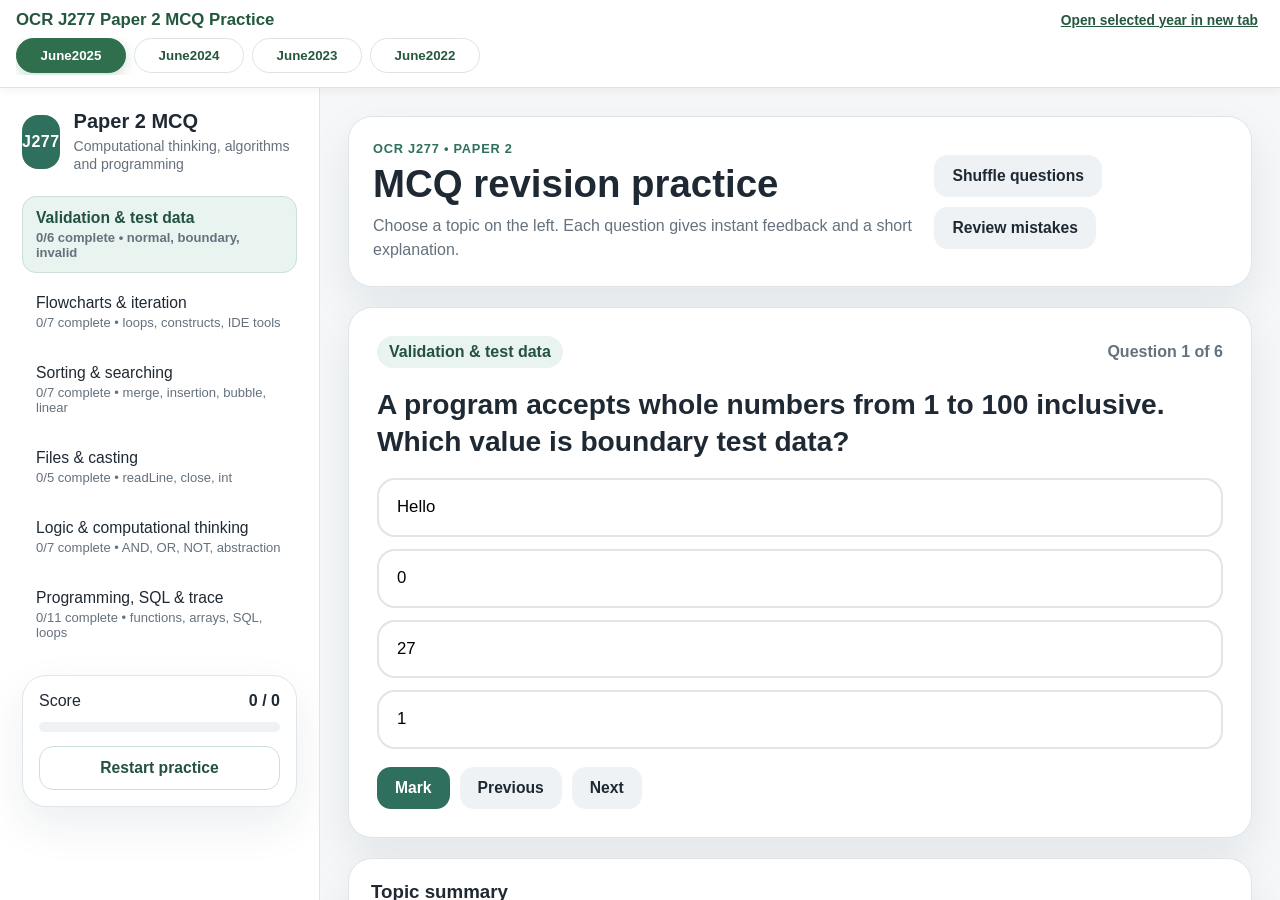
<file: index.html>
<!doctype html>
<html lang="en">
<head>
  <meta charset="utf-8" />
  <meta name="viewport" content="width=device-width, initial-scale=1" />
  <title>J277 Paper 2 MCQ Practice - All Years</title>
  <style>
    :root{
      --green:#2f6f4e;
      --green-dark:#24583e;
      --bg:#f4f7f5;
      --card:#ffffff;
      --line:#dbe5de;
      --text:#102015;
      --muted:#5b6b61;
    }
    *{box-sizing:border-box}
    html,body{margin:0;height:100%;font-family:Arial,Helvetica,sans-serif;background:var(--bg);color:var(--text);overflow:hidden}
    .shell{height:100vh;display:grid;grid-template-rows:auto 1fr}
    .topbar{background:var(--card);border-bottom:1px solid var(--line);box-shadow:0 2px 10px rgba(0,0,0,.06);padding:10px 16px 12px;z-index:5}
    .title-row{display:flex;align-items:center;justify-content:space-between;gap:16px;margin-bottom:8px}
    .title{font-size:1.05rem;font-weight:800;color:var(--green-dark);white-space:nowrap}
    .hint{font-size:.85rem;color:var(--muted);white-space:nowrap}
    .year-tabs{display:flex;gap:8px;align-items:center;overflow-x:auto;padding-bottom:2px}
    .year-tab{border:1px solid var(--line);background:#fff;color:var(--green-dark);font-weight:800;border-radius:999px;padding:9px 18px;cursor:pointer;min-width:110px;transition:.15s ease}
    .year-tab:hover{border-color:var(--green);transform:translateY(-1px)}
    .year-tab.active{background:var(--green);color:#fff;border-color:var(--green);box-shadow:0 4px 12px rgba(47,111,78,.22)}
    .open-link{border:0;background:transparent;color:var(--green-dark);font-weight:700;text-decoration:underline;cursor:pointer;font-size:.86rem;white-space:nowrap}
    .frame-wrap{height:100%;background:#eef4f0}
    iframe{width:100%;height:100%;border:0;background:white;display:block}
    @media(max-width:720px){
      .title-row{align-items:flex-start;flex-direction:column;gap:4px}
      .title,.hint{white-space:normal}
      .year-tab{min-width:92px;padding:9px 12px}
    }
  </style>
</head>
<body>
  <main class="shell">
    <header class="topbar">
      <div class="title-row">
        <div class="title">OCR J277 Paper 2 MCQ Practice</div>
        <button class="open-link" id="openCurrent" type="button">Open selected year in new tab</button>
      </div>
      <nav class="year-tabs" aria-label="Exam paper year">
        <button class="year-tab" data-year="2025" type="button">June2025</button>
        <button class="year-tab" data-year="2024" type="button">June2024</button>
        <button class="year-tab" data-year="2023" type="button">June2023</button>
        <button class="year-tab" data-year="2022" type="button">June2022</button>
      </nav>
    </header>
    <section class="frame-wrap">
      <iframe id="paperFrame" title="Selected MCQ practice paper" src="2025/index.html"></iframe>
    </section>
  </main>
  <script>
    const tabs = [...document.querySelectorAll('.year-tab')];
    const frame = document.getElementById('paperFrame');
    const openCurrent = document.getElementById('openCurrent');
    let currentYear = '2025';

    function selectYear(year, push = true){
      currentYear = year;
      tabs.forEach(btn => btn.classList.toggle('active', btn.dataset.year === year));
      frame.src = `${year}/index.html`;
      if(push){
        const url = new URL(window.location.href);
        url.searchParams.set('year', year);
        window.history.replaceState({}, '', url);
      }
    }

    tabs.forEach(btn => btn.addEventListener('click', () => selectYear(btn.dataset.year)));
    openCurrent.addEventListener('click', () => window.open(`${currentYear}/index.html`, '_blank'));

    const params = new URLSearchParams(window.location.search);
    const requested = params.get('year');
    selectYear(['2022','2023','2024','2025'].includes(requested) ? requested : '2025', false);
  </script>
</body>
</html>
</file>
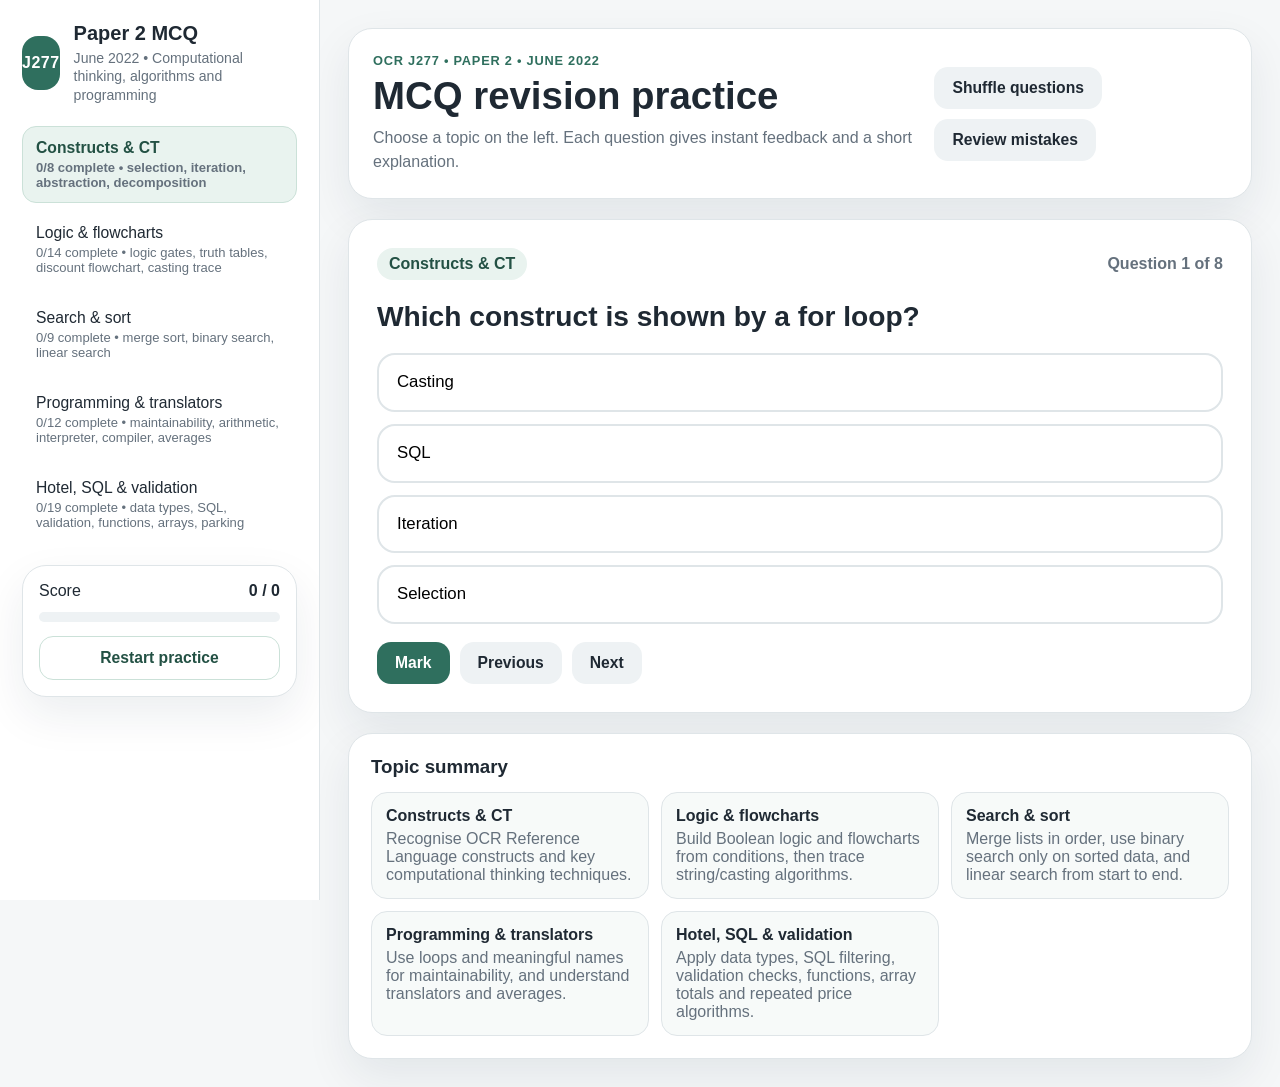
<file: 2022/index.html>
<!DOCTYPE html>
<html lang="en">
<head>
  <meta charset="UTF-8" />
  <meta name="viewport" content="width=device-width, initial-scale=1.0" />
  <title>J277 Paper 2 MCQ Practice - June 2022</title>
  <link rel="stylesheet" href="styles.css" />
</head>
<body>
  <div class="app-shell">
    <aside class="sidebar" aria-label="Topic navigation">
      <div class="brand">
        <div class="brand-mark">J277</div>
        <div>
          <h1>Paper 2 MCQ</h1>
          <p>June 2022 • Computational thinking, algorithms and programming</p>
        </div>
      </div>

      <nav id="topicNav" class="topic-nav"></nav>

      <div class="side-card">
        <div class="score-line"><span>Score</span><strong id="scoreText">0 / 0</strong></div>
        <div class="progress-track"><div id="progressBar" class="progress-bar"></div></div>
        <button id="resetBtn" class="ghost-btn" type="button">Restart practice</button>
      </div>
    </aside>

    <main class="main-content">
      <section class="hero">
        <div>
          <p class="eyebrow">OCR J277 • Paper 2 • June 2022</p>
          <h2>MCQ revision practice</h2>
          <p class="hero-text">Choose a topic on the left. Each question gives instant feedback and a short explanation.</p>
        </div>
        <div class="hero-actions">
          <button id="shuffleBtn" class="secondary-btn" type="button">Shuffle questions</button>
          <button id="reviewBtn" class="secondary-btn" type="button">Review mistakes</button>
        </div>
      </section>

      <section class="quiz-card" aria-live="polite">
        <div class="quiz-topline">
          <span id="topicBadge" class="topic-badge">Topic</span>
          <span id="questionCounter" class="counter">Question 1 of 1</span>
        </div>

        <h3 id="questionText" class="question-text"></h3>
        <div id="questionImageWrap" class="question-image-wrap hidden"><img id="questionImage" class="question-image" alt="Question diagram" /></div>
        <div id="codeBlock" class="code-block hidden"></div>
        <div id="options" class="options"></div>

        <div id="feedback" class="feedback hidden"></div>

        <div class="quiz-actions">
          <button id="markBtn" class="primary-btn" type="button">Mark</button>
          <button id="prevBtn" class="secondary-btn" type="button">Previous</button>
          <button id="nextBtn" class="secondary-btn" type="button">Next</button>
        </div>
      </section>

      <section class="summary-card">
        <h3>Topic summary</h3>
        <div id="topicSummary" class="summary-grid"></div>
      </section>
    </main>
  </div>

  <script src="app.js"></script>
</body>
</html>
</file>
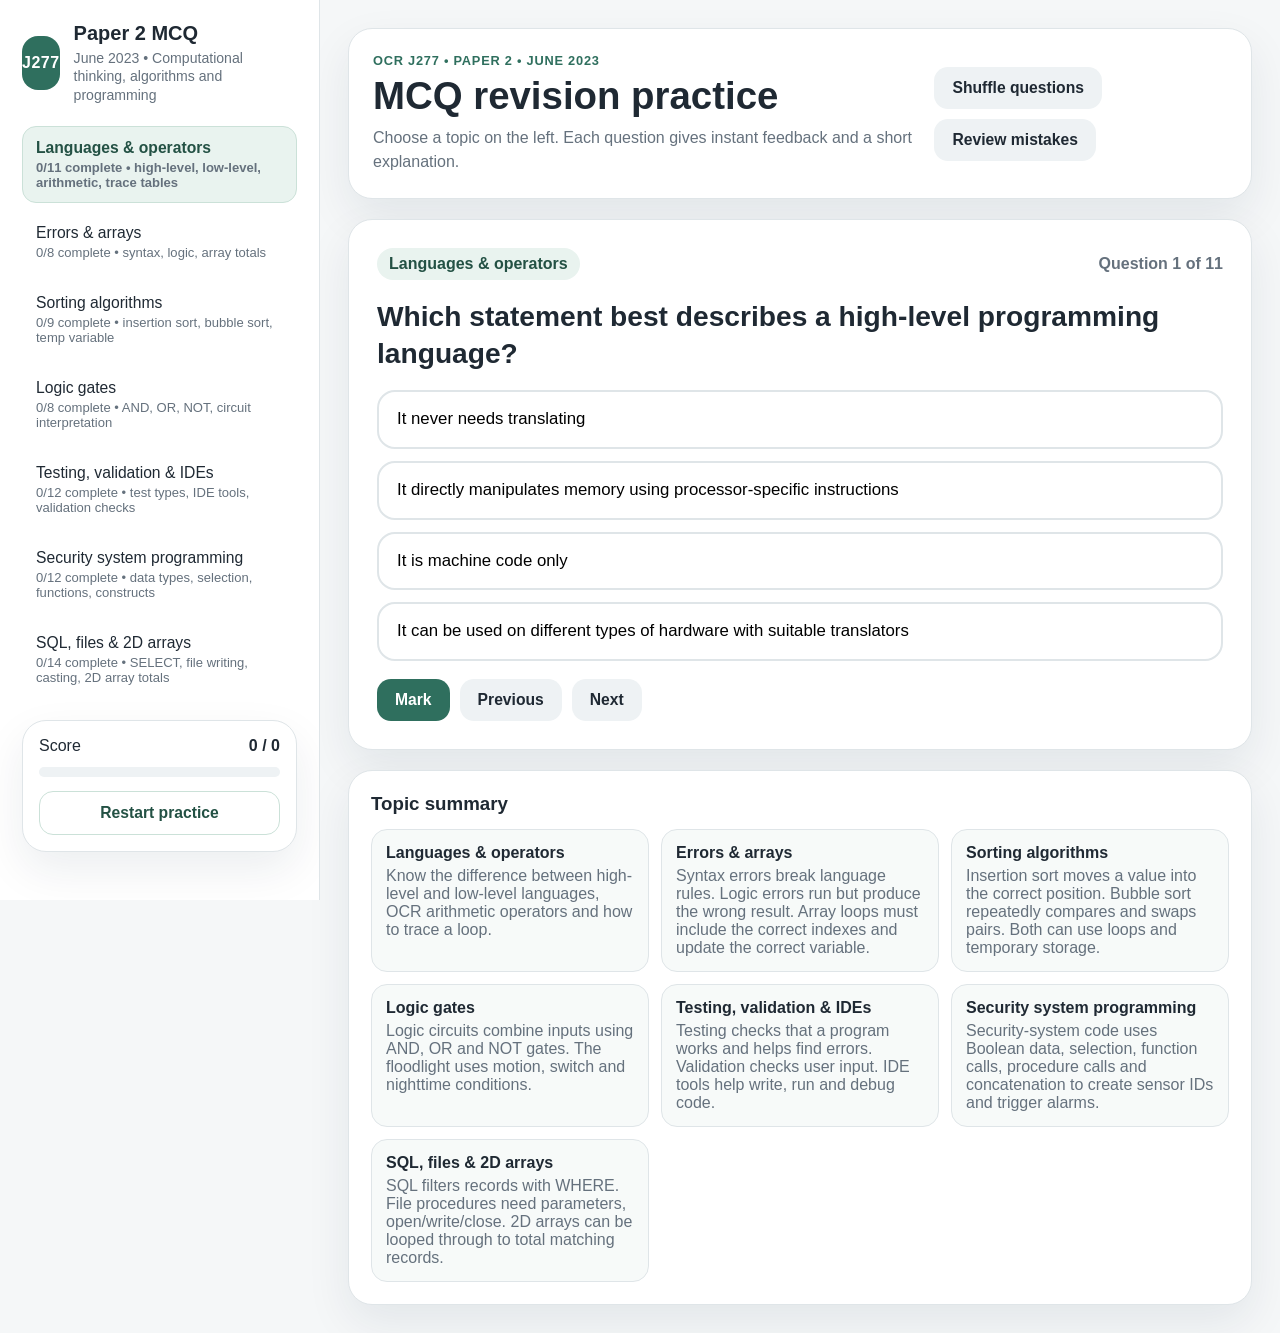
<file: 2023/index.html>
<!DOCTYPE html>
<html lang="en">
<head>
  <meta charset="UTF-8" />
  <meta name="viewport" content="width=device-width, initial-scale=1.0" />
  <title>J277 Paper 2 MCQ Practice - June 2023</title>
  <link rel="stylesheet" href="styles.css" />
</head>
<body>
  <div class="app-shell">
    <aside class="sidebar" aria-label="Topic navigation">
      <div class="brand">
        <div class="brand-mark">J277</div>
        <div>
          <h1>Paper 2 MCQ</h1>
          <p>June 2023 • Computational thinking, algorithms and programming</p>
        </div>
      </div>

      <nav id="topicNav" class="topic-nav"></nav>

      <div class="side-card">
        <div class="score-line"><span>Score</span><strong id="scoreText">0 / 0</strong></div>
        <div class="progress-track"><div id="progressBar" class="progress-bar"></div></div>
        <button id="resetBtn" class="ghost-btn" type="button">Restart practice</button>
      </div>
    </aside>

    <main class="main-content">
      <section class="hero">
        <div>
          <p class="eyebrow">OCR J277 • Paper 2 • June 2023</p>
          <h2>MCQ revision practice</h2>
          <p class="hero-text">Choose a topic on the left. Each question gives instant feedback and a short explanation.</p>
        </div>
        <div class="hero-actions">
          <button id="shuffleBtn" class="secondary-btn" type="button">Shuffle questions</button>
          <button id="reviewBtn" class="secondary-btn" type="button">Review mistakes</button>
        </div>
      </section>

      <section class="quiz-card" aria-live="polite">
        <div class="quiz-topline">
          <span id="topicBadge" class="topic-badge">Topic</span>
          <span id="questionCounter" class="counter">Question 1 of 1</span>
        </div>

        <h3 id="questionText" class="question-text"></h3>
        <div id="questionImageWrap" class="question-image-wrap hidden"><img id="questionImage" class="question-image" alt="Question diagram" /></div>
        <div id="codeBlock" class="code-block hidden"></div>
        <div id="options" class="options"></div>

        <div id="feedback" class="feedback hidden"></div>

        <div class="quiz-actions">
          <button id="markBtn" class="primary-btn" type="button">Mark</button>
          <button id="prevBtn" class="secondary-btn" type="button">Previous</button>
          <button id="nextBtn" class="secondary-btn" type="button">Next</button>
        </div>
      </section>

      <section class="summary-card">
        <h3>Topic summary</h3>
        <div id="topicSummary" class="summary-grid"></div>
      </section>
    </main>
  </div>

  <script src="app.js"></script>
</body>
</html>
</file>
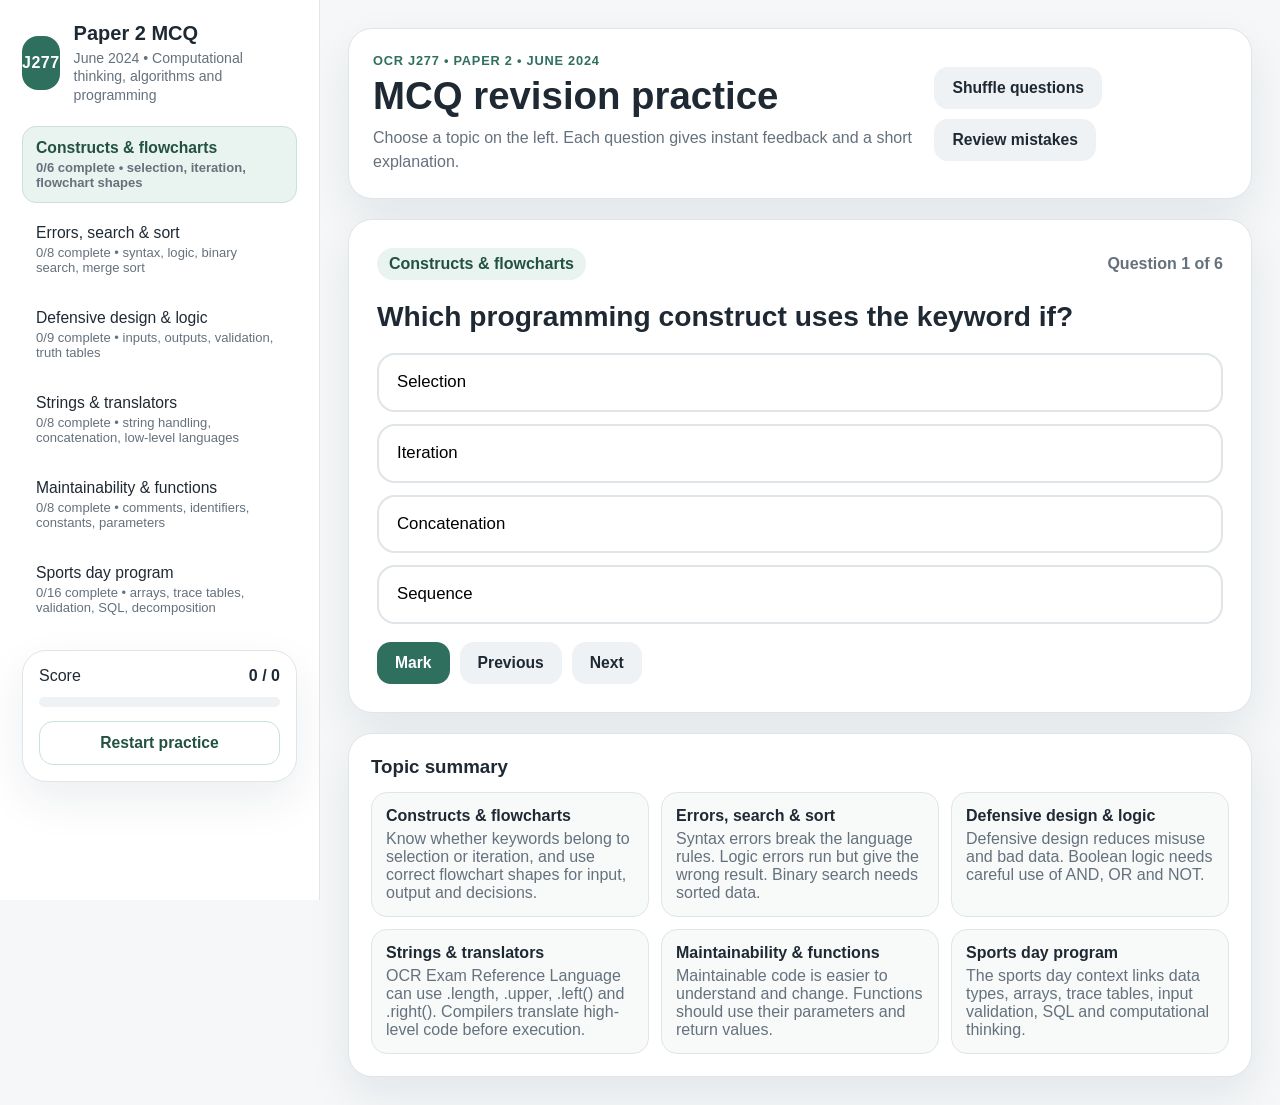
<file: 2024/index.html>
<!DOCTYPE html>
<html lang="en">
<head>
  <meta charset="UTF-8" />
  <meta name="viewport" content="width=device-width, initial-scale=1.0" />
  <title>J277 Paper 2 MCQ Practice - June 2024</title>
  <link rel="stylesheet" href="styles.css" />
</head>
<body>
  <div class="app-shell">
    <aside class="sidebar" aria-label="Topic navigation">
      <div class="brand">
        <div class="brand-mark">J277</div>
        <div>
          <h1>Paper 2 MCQ</h1>
          <p>June 2024 • Computational thinking, algorithms and programming</p>
        </div>
      </div>

      <nav id="topicNav" class="topic-nav"></nav>

      <div class="side-card">
        <div class="score-line"><span>Score</span><strong id="scoreText">0 / 0</strong></div>
        <div class="progress-track"><div id="progressBar" class="progress-bar"></div></div>
        <button id="resetBtn" class="ghost-btn" type="button">Restart practice</button>
      </div>
    </aside>

    <main class="main-content">
      <section class="hero">
        <div>
          <p class="eyebrow">OCR J277 • Paper 2 • June 2024</p>
          <h2>MCQ revision practice</h2>
          <p class="hero-text">Choose a topic on the left. Each question gives instant feedback and a short explanation.</p>
        </div>
        <div class="hero-actions">
          <button id="shuffleBtn" class="secondary-btn" type="button">Shuffle questions</button>
          <button id="reviewBtn" class="secondary-btn" type="button">Review mistakes</button>
        </div>
      </section>

      <section class="quiz-card" aria-live="polite">
        <div class="quiz-topline">
          <span id="topicBadge" class="topic-badge">Topic</span>
          <span id="questionCounter" class="counter">Question 1 of 1</span>
        </div>

        <h3 id="questionText" class="question-text"></h3>
        <div id="questionImageWrap" class="question-image-wrap hidden"><img id="questionImage" class="question-image" alt="Question diagram" /></div>
        <div id="codeBlock" class="code-block hidden"></div>
        <div id="options" class="options"></div>

        <div id="feedback" class="feedback hidden"></div>

        <div class="quiz-actions">
          <button id="markBtn" class="primary-btn" type="button">Mark</button>
          <button id="prevBtn" class="secondary-btn" type="button">Previous</button>
          <button id="nextBtn" class="secondary-btn" type="button">Next</button>
        </div>
      </section>

      <section class="summary-card">
        <h3>Topic summary</h3>
        <div id="topicSummary" class="summary-grid"></div>
      </section>
    </main>
  </div>

  <script src="app.js"></script>
</body>
</html>
</file>
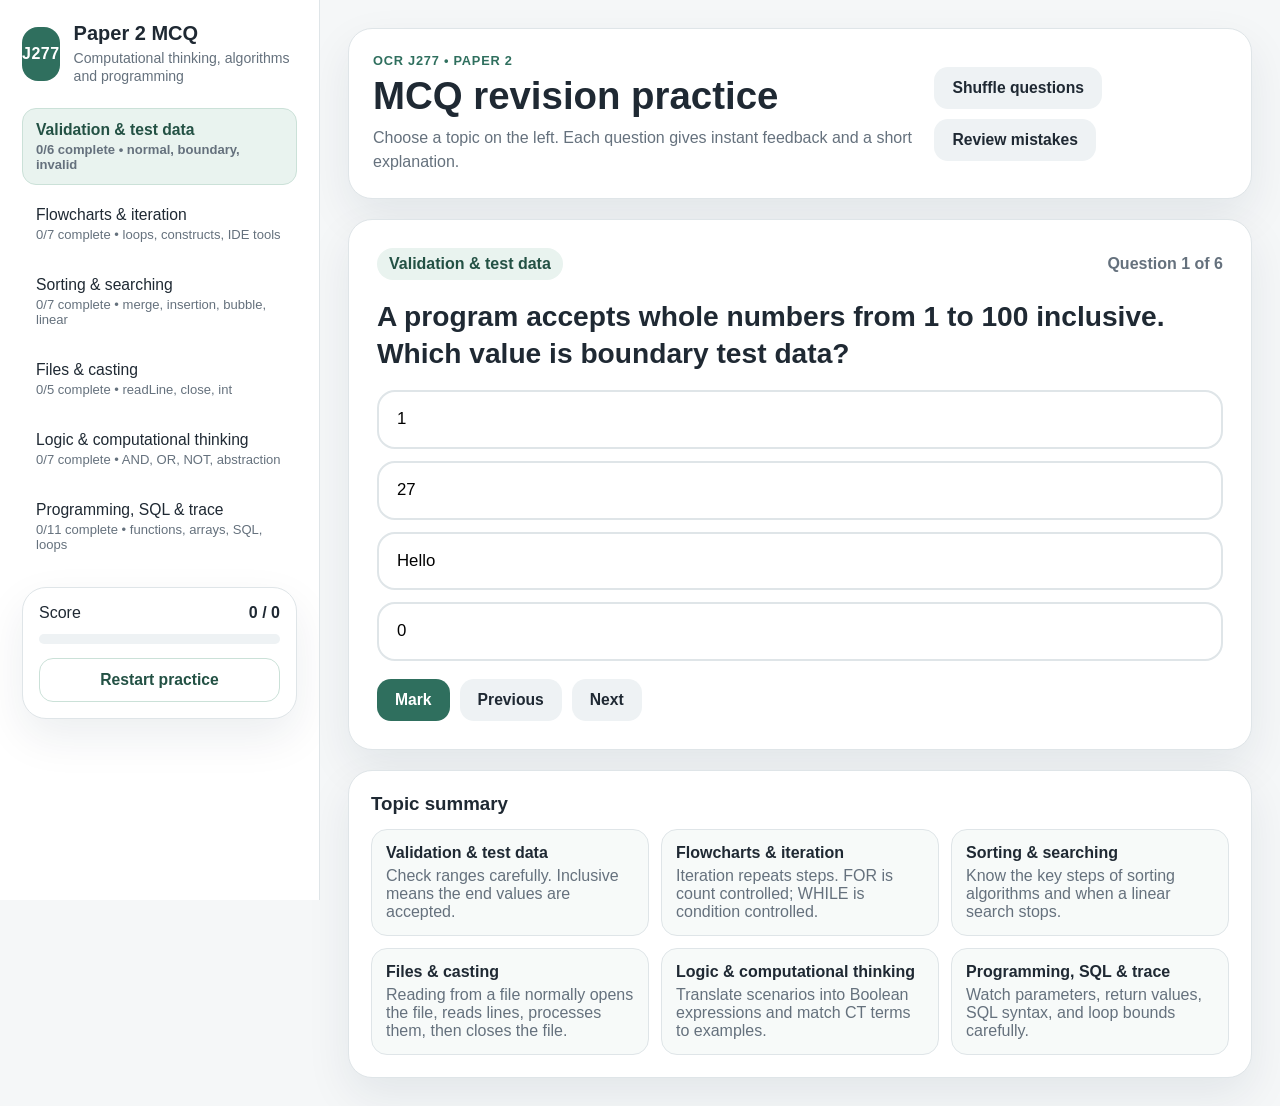
<file: 2025/index.html>
<!DOCTYPE html>
<html lang="en">
<head>
  <meta charset="UTF-8" />
  <meta name="viewport" content="width=device-width, initial-scale=1.0" />
  <title>J277 Paper 2 MCQ Practice</title>
  <link rel="stylesheet" href="styles.css" />
</head>
<body>
  <div class="app-shell">
    <aside class="sidebar" aria-label="Topic navigation">
      <div class="brand">
        <div class="brand-mark">J277</div>
        <div>
          <h1>Paper 2 MCQ</h1>
          <p>Computational thinking, algorithms and programming</p>
        </div>
      </div>

      <nav id="topicNav" class="topic-nav"></nav>

      <div class="side-card">
        <div class="score-line"><span>Score</span><strong id="scoreText">0 / 0</strong></div>
        <div class="progress-track"><div id="progressBar" class="progress-bar"></div></div>
        <button id="resetBtn" class="ghost-btn" type="button">Restart practice</button>
      </div>
    </aside>

    <main class="main-content">
      <section class="hero">
        <div>
          <p class="eyebrow">OCR J277 • Paper 2</p>
          <h2>MCQ revision practice</h2>
          <p class="hero-text">Choose a topic on the left. Each question gives instant feedback and a short explanation.</p>
        </div>
        <div class="hero-actions">
          <button id="shuffleBtn" class="secondary-btn" type="button">Shuffle questions</button>
          <button id="reviewBtn" class="secondary-btn" type="button">Review mistakes</button>
        </div>
      </section>

      <section class="quiz-card" aria-live="polite">
        <div class="quiz-topline">
          <span id="topicBadge" class="topic-badge">Topic</span>
          <span id="questionCounter" class="counter">Question 1 of 1</span>
        </div>

        <h3 id="questionText" class="question-text"></h3>
        <div id="questionImageWrap" class="question-image-wrap hidden"><img id="questionImage" class="question-image" alt="Question diagram" /></div>
        <div id="codeBlock" class="code-block hidden"></div>
        <div id="options" class="options"></div>

        <div id="feedback" class="feedback hidden"></div>

        <div class="quiz-actions">
          <button id="markBtn" class="primary-btn" type="button">Mark</button>
          <button id="prevBtn" class="secondary-btn" type="button">Previous</button>
          <button id="nextBtn" class="secondary-btn" type="button">Next</button>
        </div>
      </section>

      <section class="summary-card">
        <h3>Topic summary</h3>
        <div id="topicSummary" class="summary-grid"></div>
      </section>
    </main>
  </div>

  <script src="app.js"></script>
</body>
</html>
</file>
<file: 2022/styles.css>
:root {
  --green: #2f6f5e;
  --green-dark: #235144;
  --green-soft: #e9f3ef;
  --bg: #f5f7f8;
  --card: #ffffff;
  --text: #1f2933;
  --muted: #65717d;
  --line: #dfe5e8;
  --danger: #b3261e;
  --danger-soft: #fdecea;
  --success: #26734d;
  --success-soft: #e8f6ee;
  --shadow: 0 18px 45px rgba(18, 38, 63, 0.08);
}

* { box-sizing: border-box; }

body {
  margin: 0;
  font-family: Arial, Helvetica, sans-serif;
  color: var(--text);
  background: var(--bg);
}

.app-shell {
  min-height: 100vh;
  display: grid;
  grid-template-columns: 320px 1fr;
}

.sidebar {
  background: #ffffff;
  border-right: 1px solid var(--line);
  padding: 22px;
  position: sticky;
  top: 0;
  height: 100vh;
  overflow-y: auto;
}

.brand {
  display: flex;
  gap: 14px;
  align-items: center;
  margin-bottom: 22px;
}

.brand-mark {
  width: 54px;
  height: 54px;
  border-radius: 16px;
  background: var(--green);
  color: white;
  display: grid;
  place-items: center;
  font-weight: 800;
  letter-spacing: 0.5px;
}

.brand h1 {
  margin: 0;
  font-size: 1.25rem;
}

.brand p {
  margin: 4px 0 0;
  color: var(--muted);
  font-size: 0.88rem;
  line-height: 1.3;
}

.topic-nav {
  display: grid;
  gap: 8px;
}

.topic-btn {
  border: 1px solid transparent;
  background: transparent;
  text-align: left;
  border-radius: 14px;
  padding: 12px 13px;
  cursor: pointer;
  color: var(--text);
  font-size: 0.98rem;
  transition: 0.15s ease;
}

.topic-btn small {
  display: block;
  color: var(--muted);
  margin-top: 3px;
}

.topic-btn:hover,
.topic-btn.active {
  background: var(--green-soft);
  border-color: #cbe1d8;
}

.topic-btn.active {
  color: var(--green-dark);
  font-weight: 700;
}

.side-card,
.summary-card,
.quiz-card,
.hero {
  background: var(--card);
  border: 1px solid var(--line);
  border-radius: 24px;
  box-shadow: var(--shadow);
}

.side-card {
  margin-top: 22px;
  padding: 16px;
}

.score-line {
  display: flex;
  justify-content: space-between;
  align-items: center;
  margin-bottom: 12px;
}

.progress-track {
  height: 10px;
  background: #eef2f4;
  border-radius: 999px;
  overflow: hidden;
  margin-bottom: 14px;
}

.progress-bar {
  height: 100%;
  width: 0%;
  background: var(--green);
  transition: width 0.2s ease;
}

.main-content {
  padding: 28px;
  max-width: 1180px;
  width: 100%;
  margin: 0 auto;
}

.hero {
  padding: 24px;
  display: flex;
  justify-content: space-between;
  align-items: center;
  gap: 18px;
  margin-bottom: 20px;
}

.eyebrow {
  color: var(--green);
  font-weight: 800;
  margin: 0 0 6px;
  letter-spacing: 0.06em;
  text-transform: uppercase;
  font-size: 0.8rem;
}

.hero h2 {
  margin: 0;
  font-size: clamp(1.8rem, 3vw, 2.7rem);
}

.hero-text {
  margin: 8px 0 0;
  color: var(--muted);
  max-width: 650px;
  line-height: 1.5;
}

.hero-actions,
.quiz-actions {
  display: flex;
  gap: 10px;
  flex-wrap: wrap;
}

.quiz-card { padding: 28px; }

.quiz-topline {
  display: flex;
  justify-content: space-between;
  gap: 12px;
  margin-bottom: 18px;
  align-items: center;
}

.topic-badge {
  display: inline-flex;
  align-items: center;
  background: var(--green-soft);
  color: var(--green-dark);
  border-radius: 999px;
  padding: 7px 12px;
  font-weight: 700;
}

.counter { color: var(--muted); font-weight: 700; }

.question-text {
  font-size: clamp(1.35rem, 2.2vw, 2rem);
  line-height: 1.32;
  margin: 0 0 18px;
}

.question-image-wrap {
  margin: 0 0 18px;
  border: 1px solid var(--line);
  border-radius: 20px;
  background: #fff;
  padding: 12px;
  text-align: center;
}

.question-image {
  max-width: 100%;
  max-height: 520px;
  object-fit: contain;
  border-radius: 12px;
}

.code-block {
  background: #111827;
  color: #f9fafb;
  border-radius: 18px;
  padding: 18px;
  white-space: pre-wrap;
  font-family: "Courier New", monospace;
  font-size: 1rem;
  line-height: 1.45;
  margin-bottom: 18px;
}

.hidden { display: none !important; }

.options {
  display: grid;
  gap: 12px;
  margin-bottom: 18px;
}

.option {
  border: 2px solid var(--line);
  border-radius: 18px;
  background: #fff;
  padding: 16px 18px;
  text-align: left;
  cursor: pointer;
  font-size: 1.05rem;
  line-height: 1.35;
  transition: 0.15s ease;
}

.option:hover { border-color: #b7cec5; background: #fbfdfc; }
.option.selected { border-color: var(--green); background: var(--green-soft); }
.option.correct { border-color: var(--success); background: var(--success-soft); }
.option.incorrect { border-color: var(--danger); background: var(--danger-soft); }

.feedback {
  border-radius: 18px;
  padding: 16px 18px;
  margin: 16px 0;
  line-height: 1.45;
}

.feedback.good { background: var(--success-soft); border: 1px solid #bddfc9; }
.feedback.bad { background: var(--danger-soft); border: 1px solid #f2c0bc; }

.primary-btn,
.secondary-btn,
.ghost-btn {
  border: 0;
  border-radius: 14px;
  padding: 12px 18px;
  font-weight: 800;
  cursor: pointer;
  font-size: 0.98rem;
}

.primary-btn { background: var(--green); color: white; }
.primary-btn:hover { background: var(--green-dark); }
.secondary-btn { background: #eef2f4; color: var(--text); }
.secondary-btn:hover { background: #e1e7ea; }
.ghost-btn { background: transparent; color: var(--green-dark); border: 1px solid #cbe1d8; width: 100%; }
.ghost-btn:hover { background: var(--green-soft); }

.summary-card {
  margin-top: 20px;
  padding: 22px;
}

.summary-card h3 { margin: 0 0 14px; }
.summary-grid {
  display: grid;
  grid-template-columns: repeat(auto-fit, minmax(220px, 1fr));
  gap: 12px;
}

.summary-item {
  background: #f7faf9;
  border: 1px solid var(--line);
  border-radius: 16px;
  padding: 14px;
}

.summary-item strong { display: block; margin-bottom: 5px; }
.summary-item span { color: var(--muted); }

@media (max-width: 850px) {
  .app-shell { grid-template-columns: 1fr; }
  .sidebar { position: static; height: auto; }
  .hero { align-items: flex-start; flex-direction: column; }
}


.mistake-list.empty,
.mistake-card {
  background: #fff;
  border: 1px solid var(--line);
  border-radius: 18px;
  padding: 16px;
  margin-bottom: 12px;
}

.mistake-card {
  display: grid;
  grid-template-columns: 42px 1fr;
  gap: 14px;
}

.mistake-number {
  width: 34px;
  height: 34px;
  border-radius: 50%;
  background: var(--green);
  color: #fff;
  display: grid;
  place-items: center;
  font-weight: 800;
}

.mistake-content h4 {
  margin: 0 0 10px;
  font-size: 1.05rem;
}

.mistake-content p {
  margin: 8px 0;
  line-height: 1.45;
}

.mistake-content pre {
  white-space: pre-wrap;
  background: #111827;
  color: #f9fafb;
  border-radius: 12px;
  padding: 12px;
  font-family: "Courier New", monospace;
  overflow-x: auto;
}

.ocr-fact {
  background: var(--green-soft);
  border-left: 5px solid var(--green);
  padding: 10px 12px;
  border-radius: 12px;
}
</file>
<file: 2023/styles.css>
:root {
  --green: #2f6f5e;
  --green-dark: #235144;
  --green-soft: #e9f3ef;
  --bg: #f5f7f8;
  --card: #ffffff;
  --text: #1f2933;
  --muted: #65717d;
  --line: #dfe5e8;
  --danger: #b3261e;
  --danger-soft: #fdecea;
  --success: #26734d;
  --success-soft: #e8f6ee;
  --shadow: 0 18px 45px rgba(18, 38, 63, 0.08);
}

* { box-sizing: border-box; }

body {
  margin: 0;
  font-family: Arial, Helvetica, sans-serif;
  color: var(--text);
  background: var(--bg);
}

.app-shell {
  min-height: 100vh;
  display: grid;
  grid-template-columns: 320px 1fr;
}

.sidebar {
  background: #ffffff;
  border-right: 1px solid var(--line);
  padding: 22px;
  position: sticky;
  top: 0;
  height: 100vh;
  overflow-y: auto;
}

.brand {
  display: flex;
  gap: 14px;
  align-items: center;
  margin-bottom: 22px;
}

.brand-mark {
  width: 54px;
  height: 54px;
  border-radius: 16px;
  background: var(--green);
  color: white;
  display: grid;
  place-items: center;
  font-weight: 800;
  letter-spacing: 0.5px;
}

.brand h1 {
  margin: 0;
  font-size: 1.25rem;
}

.brand p {
  margin: 4px 0 0;
  color: var(--muted);
  font-size: 0.88rem;
  line-height: 1.3;
}

.topic-nav {
  display: grid;
  gap: 8px;
}

.topic-btn {
  border: 1px solid transparent;
  background: transparent;
  text-align: left;
  border-radius: 14px;
  padding: 12px 13px;
  cursor: pointer;
  color: var(--text);
  font-size: 0.98rem;
  transition: 0.15s ease;
}

.topic-btn small {
  display: block;
  color: var(--muted);
  margin-top: 3px;
}

.topic-btn:hover,
.topic-btn.active {
  background: var(--green-soft);
  border-color: #cbe1d8;
}

.topic-btn.active {
  color: var(--green-dark);
  font-weight: 700;
}

.side-card,
.summary-card,
.quiz-card,
.hero {
  background: var(--card);
  border: 1px solid var(--line);
  border-radius: 24px;
  box-shadow: var(--shadow);
}

.side-card {
  margin-top: 22px;
  padding: 16px;
}

.score-line {
  display: flex;
  justify-content: space-between;
  align-items: center;
  margin-bottom: 12px;
}

.progress-track {
  height: 10px;
  background: #eef2f4;
  border-radius: 999px;
  overflow: hidden;
  margin-bottom: 14px;
}

.progress-bar {
  height: 100%;
  width: 0%;
  background: var(--green);
  transition: width 0.2s ease;
}

.main-content {
  padding: 28px;
  max-width: 1180px;
  width: 100%;
  margin: 0 auto;
}

.hero {
  padding: 24px;
  display: flex;
  justify-content: space-between;
  align-items: center;
  gap: 18px;
  margin-bottom: 20px;
}

.eyebrow {
  color: var(--green);
  font-weight: 800;
  margin: 0 0 6px;
  letter-spacing: 0.06em;
  text-transform: uppercase;
  font-size: 0.8rem;
}

.hero h2 {
  margin: 0;
  font-size: clamp(1.8rem, 3vw, 2.7rem);
}

.hero-text {
  margin: 8px 0 0;
  color: var(--muted);
  max-width: 650px;
  line-height: 1.5;
}

.hero-actions,
.quiz-actions {
  display: flex;
  gap: 10px;
  flex-wrap: wrap;
}

.quiz-card { padding: 28px; }

.quiz-topline {
  display: flex;
  justify-content: space-between;
  gap: 12px;
  margin-bottom: 18px;
  align-items: center;
}

.topic-badge {
  display: inline-flex;
  align-items: center;
  background: var(--green-soft);
  color: var(--green-dark);
  border-radius: 999px;
  padding: 7px 12px;
  font-weight: 700;
}

.counter { color: var(--muted); font-weight: 700; }

.question-text {
  font-size: clamp(1.35rem, 2.2vw, 2rem);
  line-height: 1.32;
  margin: 0 0 18px;
}

.question-image-wrap {
  margin: 0 0 18px;
  border: 1px solid var(--line);
  border-radius: 20px;
  background: #fff;
  padding: 12px;
  text-align: center;
}

.question-image {
  max-width: 100%;
  max-height: 520px;
  object-fit: contain;
  border-radius: 12px;
}

.code-block {
  background: #111827;
  color: #f9fafb;
  border-radius: 18px;
  padding: 18px;
  white-space: pre-wrap;
  font-family: "Courier New", monospace;
  font-size: 1rem;
  line-height: 1.45;
  margin-bottom: 18px;
}

.hidden { display: none !important; }

.options {
  display: grid;
  gap: 12px;
  margin-bottom: 18px;
}

.option {
  border: 2px solid var(--line);
  border-radius: 18px;
  background: #fff;
  padding: 16px 18px;
  text-align: left;
  cursor: pointer;
  font-size: 1.05rem;
  line-height: 1.35;
  transition: 0.15s ease;
}

.option:hover { border-color: #b7cec5; background: #fbfdfc; }
.option.selected { border-color: var(--green); background: var(--green-soft); }
.option.correct { border-color: var(--success); background: var(--success-soft); }
.option.incorrect { border-color: var(--danger); background: var(--danger-soft); }

.feedback {
  border-radius: 18px;
  padding: 16px 18px;
  margin: 16px 0;
  line-height: 1.45;
}

.feedback.good { background: var(--success-soft); border: 1px solid #bddfc9; }
.feedback.bad { background: var(--danger-soft); border: 1px solid #f2c0bc; }

.primary-btn,
.secondary-btn,
.ghost-btn {
  border: 0;
  border-radius: 14px;
  padding: 12px 18px;
  font-weight: 800;
  cursor: pointer;
  font-size: 0.98rem;
}

.primary-btn { background: var(--green); color: white; }
.primary-btn:hover { background: var(--green-dark); }
.secondary-btn { background: #eef2f4; color: var(--text); }
.secondary-btn:hover { background: #e1e7ea; }
.ghost-btn { background: transparent; color: var(--green-dark); border: 1px solid #cbe1d8; width: 100%; }
.ghost-btn:hover { background: var(--green-soft); }

.summary-card {
  margin-top: 20px;
  padding: 22px;
}

.summary-card h3 { margin: 0 0 14px; }
.summary-grid {
  display: grid;
  grid-template-columns: repeat(auto-fit, minmax(220px, 1fr));
  gap: 12px;
}

.summary-item {
  background: #f7faf9;
  border: 1px solid var(--line);
  border-radius: 16px;
  padding: 14px;
}

.summary-item strong { display: block; margin-bottom: 5px; }
.summary-item span { color: var(--muted); }

@media (max-width: 850px) {
  .app-shell { grid-template-columns: 1fr; }
  .sidebar { position: static; height: auto; }
  .hero { align-items: flex-start; flex-direction: column; }
}


.mistake-list.empty,
.mistake-card {
  background: #fff;
  border: 1px solid var(--line);
  border-radius: 18px;
  padding: 16px;
  margin-bottom: 12px;
}

.mistake-card {
  display: grid;
  grid-template-columns: 42px 1fr;
  gap: 14px;
}

.mistake-number {
  width: 34px;
  height: 34px;
  border-radius: 50%;
  background: var(--green);
  color: #fff;
  display: grid;
  place-items: center;
  font-weight: 800;
}

.mistake-content h4 {
  margin: 0 0 10px;
  font-size: 1.05rem;
}

.mistake-content p {
  margin: 8px 0;
  line-height: 1.45;
}

.mistake-content pre {
  white-space: pre-wrap;
  background: #111827;
  color: #f9fafb;
  border-radius: 12px;
  padding: 12px;
  font-family: "Courier New", monospace;
  overflow-x: auto;
}

.ocr-fact {
  background: var(--green-soft);
  border-left: 5px solid var(--green);
  padding: 10px 12px;
  border-radius: 12px;
}
</file>
<file: 2024/styles.css>
:root {
  --green: #2f6f5e;
  --green-dark: #235144;
  --green-soft: #e9f3ef;
  --bg: #f5f7f8;
  --card: #ffffff;
  --text: #1f2933;
  --muted: #65717d;
  --line: #dfe5e8;
  --danger: #b3261e;
  --danger-soft: #fdecea;
  --success: #26734d;
  --success-soft: #e8f6ee;
  --shadow: 0 18px 45px rgba(18, 38, 63, 0.08);
}

* { box-sizing: border-box; }

body {
  margin: 0;
  font-family: Arial, Helvetica, sans-serif;
  color: var(--text);
  background: var(--bg);
}

.app-shell {
  min-height: 100vh;
  display: grid;
  grid-template-columns: 320px 1fr;
}

.sidebar {
  background: #ffffff;
  border-right: 1px solid var(--line);
  padding: 22px;
  position: sticky;
  top: 0;
  height: 100vh;
  overflow-y: auto;
}

.brand {
  display: flex;
  gap: 14px;
  align-items: center;
  margin-bottom: 22px;
}

.brand-mark {
  width: 54px;
  height: 54px;
  border-radius: 16px;
  background: var(--green);
  color: white;
  display: grid;
  place-items: center;
  font-weight: 800;
  letter-spacing: 0.5px;
}

.brand h1 {
  margin: 0;
  font-size: 1.25rem;
}

.brand p {
  margin: 4px 0 0;
  color: var(--muted);
  font-size: 0.88rem;
  line-height: 1.3;
}

.topic-nav {
  display: grid;
  gap: 8px;
}

.topic-btn {
  border: 1px solid transparent;
  background: transparent;
  text-align: left;
  border-radius: 14px;
  padding: 12px 13px;
  cursor: pointer;
  color: var(--text);
  font-size: 0.98rem;
  transition: 0.15s ease;
}

.topic-btn small {
  display: block;
  color: var(--muted);
  margin-top: 3px;
}

.topic-btn:hover,
.topic-btn.active {
  background: var(--green-soft);
  border-color: #cbe1d8;
}

.topic-btn.active {
  color: var(--green-dark);
  font-weight: 700;
}

.side-card,
.summary-card,
.quiz-card,
.hero {
  background: var(--card);
  border: 1px solid var(--line);
  border-radius: 24px;
  box-shadow: var(--shadow);
}

.side-card {
  margin-top: 22px;
  padding: 16px;
}

.score-line {
  display: flex;
  justify-content: space-between;
  align-items: center;
  margin-bottom: 12px;
}

.progress-track {
  height: 10px;
  background: #eef2f4;
  border-radius: 999px;
  overflow: hidden;
  margin-bottom: 14px;
}

.progress-bar {
  height: 100%;
  width: 0%;
  background: var(--green);
  transition: width 0.2s ease;
}

.main-content {
  padding: 28px;
  max-width: 1180px;
  width: 100%;
  margin: 0 auto;
}

.hero {
  padding: 24px;
  display: flex;
  justify-content: space-between;
  align-items: center;
  gap: 18px;
  margin-bottom: 20px;
}

.eyebrow {
  color: var(--green);
  font-weight: 800;
  margin: 0 0 6px;
  letter-spacing: 0.06em;
  text-transform: uppercase;
  font-size: 0.8rem;
}

.hero h2 {
  margin: 0;
  font-size: clamp(1.8rem, 3vw, 2.7rem);
}

.hero-text {
  margin: 8px 0 0;
  color: var(--muted);
  max-width: 650px;
  line-height: 1.5;
}

.hero-actions,
.quiz-actions {
  display: flex;
  gap: 10px;
  flex-wrap: wrap;
}

.quiz-card { padding: 28px; }

.quiz-topline {
  display: flex;
  justify-content: space-between;
  gap: 12px;
  margin-bottom: 18px;
  align-items: center;
}

.topic-badge {
  display: inline-flex;
  align-items: center;
  background: var(--green-soft);
  color: var(--green-dark);
  border-radius: 999px;
  padding: 7px 12px;
  font-weight: 700;
}

.counter { color: var(--muted); font-weight: 700; }

.question-text {
  font-size: clamp(1.35rem, 2.2vw, 2rem);
  line-height: 1.32;
  margin: 0 0 18px;
}

.question-image-wrap {
  margin: 0 0 18px;
  border: 1px solid var(--line);
  border-radius: 20px;
  background: #fff;
  padding: 12px;
  text-align: center;
}

.question-image {
  max-width: 100%;
  max-height: 520px;
  object-fit: contain;
  border-radius: 12px;
}

.code-block {
  background: #111827;
  color: #f9fafb;
  border-radius: 18px;
  padding: 18px;
  white-space: pre-wrap;
  font-family: "Courier New", monospace;
  font-size: 1rem;
  line-height: 1.45;
  margin-bottom: 18px;
}

.hidden { display: none !important; }

.options {
  display: grid;
  gap: 12px;
  margin-bottom: 18px;
}

.option {
  border: 2px solid var(--line);
  border-radius: 18px;
  background: #fff;
  padding: 16px 18px;
  text-align: left;
  cursor: pointer;
  font-size: 1.05rem;
  line-height: 1.35;
  transition: 0.15s ease;
}

.option:hover { border-color: #b7cec5; background: #fbfdfc; }
.option.selected { border-color: var(--green); background: var(--green-soft); }
.option.correct { border-color: var(--success); background: var(--success-soft); }
.option.incorrect { border-color: var(--danger); background: var(--danger-soft); }

.feedback {
  border-radius: 18px;
  padding: 16px 18px;
  margin: 16px 0;
  line-height: 1.45;
}

.feedback.good { background: var(--success-soft); border: 1px solid #bddfc9; }
.feedback.bad { background: var(--danger-soft); border: 1px solid #f2c0bc; }

.primary-btn,
.secondary-btn,
.ghost-btn {
  border: 0;
  border-radius: 14px;
  padding: 12px 18px;
  font-weight: 800;
  cursor: pointer;
  font-size: 0.98rem;
}

.primary-btn { background: var(--green); color: white; }
.primary-btn:hover { background: var(--green-dark); }
.secondary-btn { background: #eef2f4; color: var(--text); }
.secondary-btn:hover { background: #e1e7ea; }
.ghost-btn { background: transparent; color: var(--green-dark); border: 1px solid #cbe1d8; width: 100%; }
.ghost-btn:hover { background: var(--green-soft); }

.summary-card {
  margin-top: 20px;
  padding: 22px;
}

.summary-card h3 { margin: 0 0 14px; }
.summary-grid {
  display: grid;
  grid-template-columns: repeat(auto-fit, minmax(220px, 1fr));
  gap: 12px;
}

.summary-item {
  background: #f7faf9;
  border: 1px solid var(--line);
  border-radius: 16px;
  padding: 14px;
}

.summary-item strong { display: block; margin-bottom: 5px; }
.summary-item span { color: var(--muted); }

@media (max-width: 850px) {
  .app-shell { grid-template-columns: 1fr; }
  .sidebar { position: static; height: auto; }
  .hero { align-items: flex-start; flex-direction: column; }
}


.mistake-list.empty,
.mistake-card {
  background: #fff;
  border: 1px solid var(--line);
  border-radius: 18px;
  padding: 16px;
  margin-bottom: 12px;
}

.mistake-card {
  display: grid;
  grid-template-columns: 42px 1fr;
  gap: 14px;
}

.mistake-number {
  width: 34px;
  height: 34px;
  border-radius: 50%;
  background: var(--green);
  color: #fff;
  display: grid;
  place-items: center;
  font-weight: 800;
}

.mistake-content h4 {
  margin: 0 0 10px;
  font-size: 1.05rem;
}

.mistake-content p {
  margin: 8px 0;
  line-height: 1.45;
}

.mistake-content pre {
  white-space: pre-wrap;
  background: #111827;
  color: #f9fafb;
  border-radius: 12px;
  padding: 12px;
  font-family: "Courier New", monospace;
  overflow-x: auto;
}

.ocr-fact {
  background: var(--green-soft);
  border-left: 5px solid var(--green);
  padding: 10px 12px;
  border-radius: 12px;
}
</file>
<file: 2025/styles.css>
:root {
  --green: #2f6f5e;
  --green-dark: #235144;
  --green-soft: #e9f3ef;
  --bg: #f5f7f8;
  --card: #ffffff;
  --text: #1f2933;
  --muted: #65717d;
  --line: #dfe5e8;
  --danger: #b3261e;
  --danger-soft: #fdecea;
  --success: #26734d;
  --success-soft: #e8f6ee;
  --shadow: 0 18px 45px rgba(18, 38, 63, 0.08);
}

* { box-sizing: border-box; }

body {
  margin: 0;
  font-family: Arial, Helvetica, sans-serif;
  color: var(--text);
  background: var(--bg);
}

.app-shell {
  min-height: 100vh;
  display: grid;
  grid-template-columns: 320px 1fr;
}

.sidebar {
  background: #ffffff;
  border-right: 1px solid var(--line);
  padding: 22px;
  position: sticky;
  top: 0;
  height: 100vh;
  overflow-y: auto;
}

.brand {
  display: flex;
  gap: 14px;
  align-items: center;
  margin-bottom: 22px;
}

.brand-mark {
  width: 54px;
  height: 54px;
  border-radius: 16px;
  background: var(--green);
  color: white;
  display: grid;
  place-items: center;
  font-weight: 800;
  letter-spacing: 0.5px;
}

.brand h1 {
  margin: 0;
  font-size: 1.25rem;
}

.brand p {
  margin: 4px 0 0;
  color: var(--muted);
  font-size: 0.88rem;
  line-height: 1.3;
}

.topic-nav {
  display: grid;
  gap: 8px;
}

.topic-btn {
  border: 1px solid transparent;
  background: transparent;
  text-align: left;
  border-radius: 14px;
  padding: 12px 13px;
  cursor: pointer;
  color: var(--text);
  font-size: 0.98rem;
  transition: 0.15s ease;
}

.topic-btn small {
  display: block;
  color: var(--muted);
  margin-top: 3px;
}

.topic-btn:hover,
.topic-btn.active {
  background: var(--green-soft);
  border-color: #cbe1d8;
}

.topic-btn.active {
  color: var(--green-dark);
  font-weight: 700;
}

.side-card,
.summary-card,
.quiz-card,
.hero {
  background: var(--card);
  border: 1px solid var(--line);
  border-radius: 24px;
  box-shadow: var(--shadow);
}

.side-card {
  margin-top: 22px;
  padding: 16px;
}

.score-line {
  display: flex;
  justify-content: space-between;
  align-items: center;
  margin-bottom: 12px;
}

.progress-track {
  height: 10px;
  background: #eef2f4;
  border-radius: 999px;
  overflow: hidden;
  margin-bottom: 14px;
}

.progress-bar {
  height: 100%;
  width: 0%;
  background: var(--green);
  transition: width 0.2s ease;
}

.main-content {
  padding: 28px;
  max-width: 1180px;
  width: 100%;
  margin: 0 auto;
}

.hero {
  padding: 24px;
  display: flex;
  justify-content: space-between;
  align-items: center;
  gap: 18px;
  margin-bottom: 20px;
}

.eyebrow {
  color: var(--green);
  font-weight: 800;
  margin: 0 0 6px;
  letter-spacing: 0.06em;
  text-transform: uppercase;
  font-size: 0.8rem;
}

.hero h2 {
  margin: 0;
  font-size: clamp(1.8rem, 3vw, 2.7rem);
}

.hero-text {
  margin: 8px 0 0;
  color: var(--muted);
  max-width: 650px;
  line-height: 1.5;
}

.hero-actions,
.quiz-actions {
  display: flex;
  gap: 10px;
  flex-wrap: wrap;
}

.quiz-card { padding: 28px; }

.quiz-topline {
  display: flex;
  justify-content: space-between;
  gap: 12px;
  margin-bottom: 18px;
  align-items: center;
}

.topic-badge {
  display: inline-flex;
  align-items: center;
  background: var(--green-soft);
  color: var(--green-dark);
  border-radius: 999px;
  padding: 7px 12px;
  font-weight: 700;
}

.counter { color: var(--muted); font-weight: 700; }

.question-text {
  font-size: clamp(1.35rem, 2.2vw, 2rem);
  line-height: 1.32;
  margin: 0 0 18px;
}

.question-image-wrap {
  margin: 0 0 18px;
  border: 1px solid var(--line);
  border-radius: 20px;
  background: #fff;
  padding: 12px;
  text-align: center;
}

.question-image {
  max-width: 100%;
  max-height: 520px;
  object-fit: contain;
  border-radius: 12px;
}

.code-block {
  background: #111827;
  color: #f9fafb;
  border-radius: 18px;
  padding: 18px;
  white-space: pre-wrap;
  font-family: "Courier New", monospace;
  font-size: 1rem;
  line-height: 1.45;
  margin-bottom: 18px;
}

.hidden { display: none !important; }

.options {
  display: grid;
  gap: 12px;
  margin-bottom: 18px;
}

.option {
  border: 2px solid var(--line);
  border-radius: 18px;
  background: #fff;
  padding: 16px 18px;
  text-align: left;
  cursor: pointer;
  font-size: 1.05rem;
  line-height: 1.35;
  transition: 0.15s ease;
}

.option:hover { border-color: #b7cec5; background: #fbfdfc; }
.option.selected { border-color: var(--green); background: var(--green-soft); }
.option.correct { border-color: var(--success); background: var(--success-soft); }
.option.incorrect { border-color: var(--danger); background: var(--danger-soft); }

.feedback {
  border-radius: 18px;
  padding: 16px 18px;
  margin: 16px 0;
  line-height: 1.45;
}

.feedback.good { background: var(--success-soft); border: 1px solid #bddfc9; }
.feedback.bad { background: var(--danger-soft); border: 1px solid #f2c0bc; }

.primary-btn,
.secondary-btn,
.ghost-btn {
  border: 0;
  border-radius: 14px;
  padding: 12px 18px;
  font-weight: 800;
  cursor: pointer;
  font-size: 0.98rem;
}

.primary-btn { background: var(--green); color: white; }
.primary-btn:hover { background: var(--green-dark); }
.secondary-btn { background: #eef2f4; color: var(--text); }
.secondary-btn:hover { background: #e1e7ea; }
.ghost-btn { background: transparent; color: var(--green-dark); border: 1px solid #cbe1d8; width: 100%; }
.ghost-btn:hover { background: var(--green-soft); }

.summary-card {
  margin-top: 20px;
  padding: 22px;
}

.summary-card h3 { margin: 0 0 14px; }
.summary-grid {
  display: grid;
  grid-template-columns: repeat(auto-fit, minmax(220px, 1fr));
  gap: 12px;
}

.summary-item {
  background: #f7faf9;
  border: 1px solid var(--line);
  border-radius: 16px;
  padding: 14px;
}

.summary-item strong { display: block; margin-bottom: 5px; }
.summary-item span { color: var(--muted); }

@media (max-width: 850px) {
  .app-shell { grid-template-columns: 1fr; }
  .sidebar { position: static; height: auto; }
  .hero { align-items: flex-start; flex-direction: column; }
}


.mistake-list.empty,
.mistake-card {
  background: #fff;
  border: 1px solid var(--line);
  border-radius: 18px;
  padding: 16px;
  margin-bottom: 12px;
}

.mistake-card {
  display: grid;
  grid-template-columns: 42px 1fr;
  gap: 14px;
}

.mistake-number {
  width: 34px;
  height: 34px;
  border-radius: 50%;
  background: var(--green);
  color: #fff;
  display: grid;
  place-items: center;
  font-weight: 800;
}

.mistake-content h4 {
  margin: 0 0 10px;
  font-size: 1.05rem;
}

.mistake-content p {
  margin: 8px 0;
  line-height: 1.45;
}

.mistake-content pre {
  white-space: pre-wrap;
  background: #111827;
  color: #f9fafb;
  border-radius: 12px;
  padding: 12px;
  font-family: "Courier New", monospace;
  overflow-x: auto;
}

.ocr-fact {
  background: var(--green-soft);
  border-left: 5px solid var(--green);
  padding: 10px 12px;
  border-radius: 12px;
}
</file>
